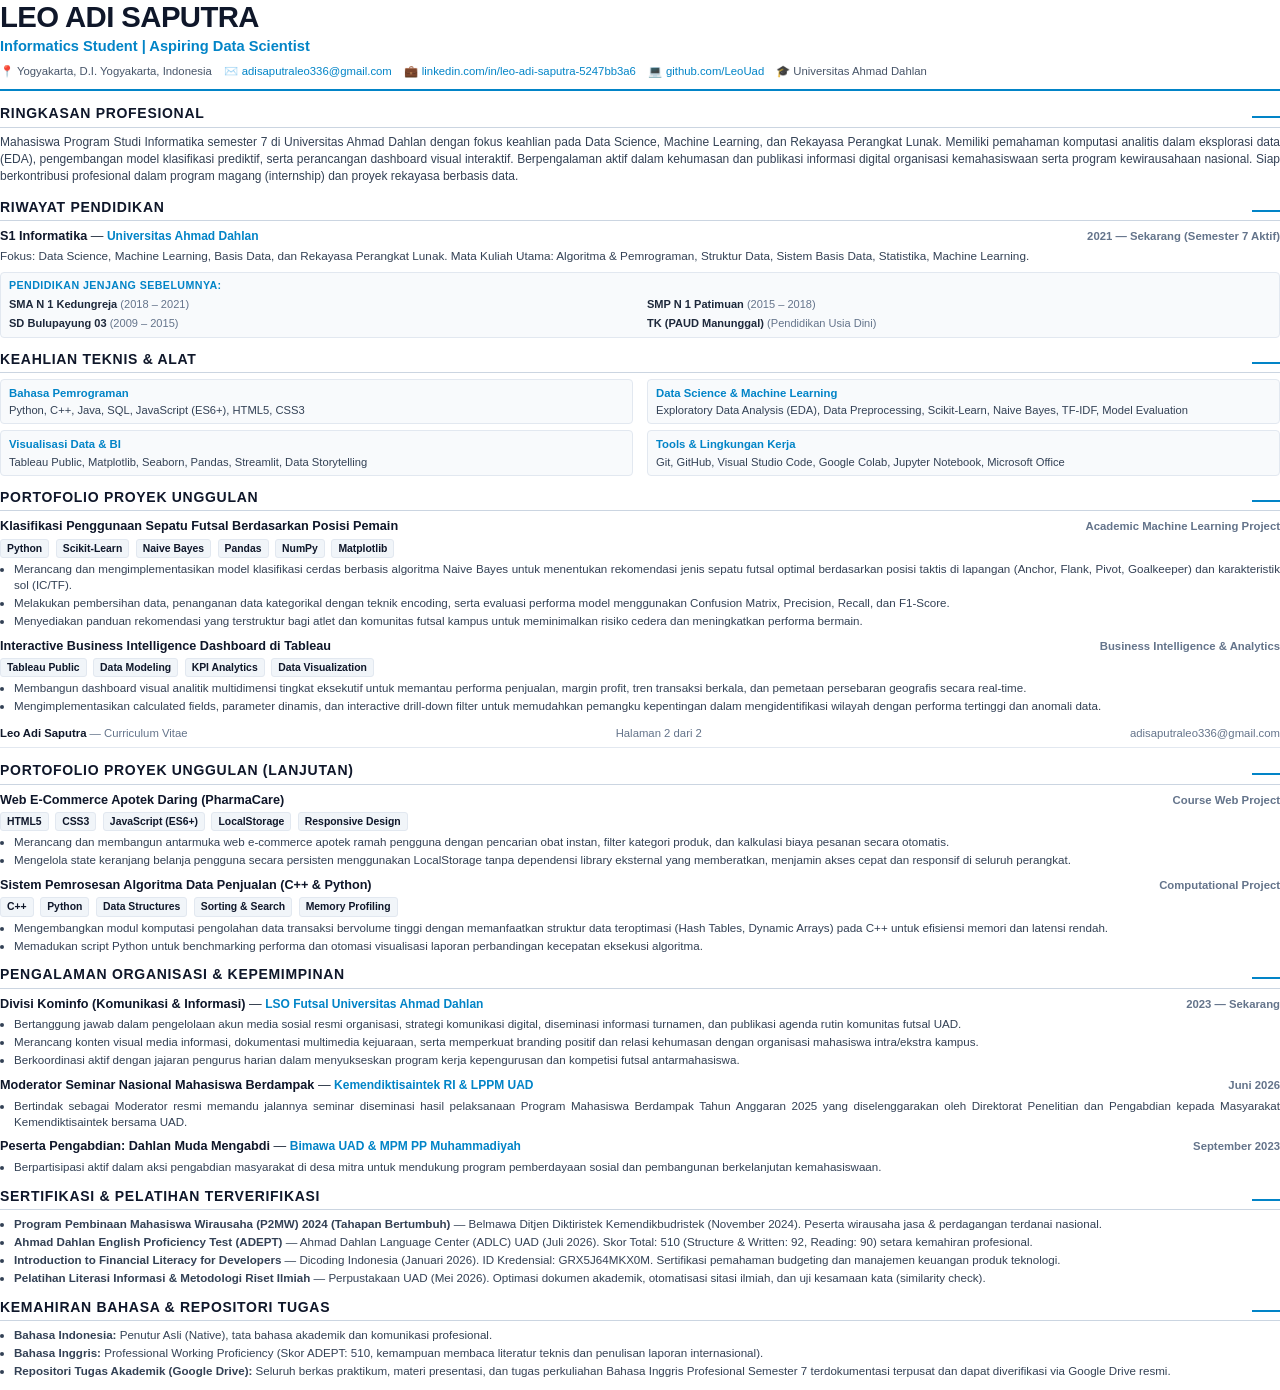
<file: assets/cv-source.html>
<!DOCTYPE html>
<html lang="id">
<head>
  <meta charset="UTF-8">
  <title>Curriculum Vitae - Leo Adi Saputra</title>
  <style>
    @page {
      size: A4 portrait;
      margin: 12mm 15mm;
    }

    * {
      box-sizing: border-box;
      margin: 0;
      padding: 0;
      -webkit-print-color-adjust: exact;
      print-color-adjust: exact;
    }

    body {
      font-family: -apple-system, BlinkMacSystemFont, "Segoe UI", Roboto, "Helvetica Neue", Arial, sans-serif;
      color: #1e293b;
      background: #ffffff;
      font-size: 9.5pt;
      line-height: 1.45;
    }

    .page {
      position: relative;
      width: 100%;
    }

    .page-break {
      page-break-after: always;
      break-after: page;
      height: 0;
      display: block;
    }

    /* Header */
    .header {
      border-bottom: 2px solid #0284c7;
      padding-bottom: 10px;
      margin-bottom: 12px;
    }

    .name {
      font-size: 22pt;
      font-weight: 800;
      color: #0f172a;
      letter-spacing: -0.02em;
      line-height: 1.15;
    }

    .title {
      font-size: 11pt;
      font-weight: 600;
      color: #0284c7;
      margin-top: 2px;
      margin-bottom: 6px;
    }

    .contact-info {
      display: flex;
      flex-wrap: wrap;
      gap: 12px;
      font-size: 8.5pt;
      color: #475569;
    }

    .contact-item {
      display: inline-flex;
      align-items: center;
      gap: 4px;
    }

    .contact-item a {
      color: #0284c7;
      text-decoration: none;
      font-weight: 500;
    }

    /* Section Styling */
    .section {
      margin-bottom: 11px;
    }

    .section-title {
      font-size: 10.5pt;
      font-weight: 700;
      color: #0f172a;
      text-transform: uppercase;
      letter-spacing: 0.05em;
      border-bottom: 1px solid #cbd5e1;
      padding-bottom: 3px;
      margin-bottom: 6px;
      display: flex;
      justify-content: space-between;
      align-items: baseline;
    }

    .section-title::after {
      content: "";
      display: block;
      height: 2px;
      background: #0284c7;
      width: 28px;
      margin-top: 2px;
    }

    p.summary {
      text-align: justify;
      text-justify: inter-word;
      color: #334155;
      font-size: 9pt;
      line-height: 1.45;
    }

    /* Entry Item */
    .entry {
      margin-bottom: 8px;
    }

    .entry:last-child {
      margin-bottom: 0;
    }

    .entry-header {
      display: flex;
      justify-content: space-between;
      align-items: baseline;
      margin-bottom: 2px;
    }

    .entry-title {
      font-size: 9.5pt;
      font-weight: 700;
      color: #0f172a;
    }

    .entry-subtitle {
      font-size: 9pt;
      font-weight: 600;
      color: #0284c7;
    }

    .entry-date {
      font-size: 8.5pt;
      font-weight: 600;
      color: #64748b;
      white-space: nowrap;
    }

    .entry-desc {
      font-size: 8.8pt;
      color: #334155;
      text-align: justify;
      text-justify: inter-word;
      line-height: 1.4;
    }

    .bullets {
      margin-top: 3px;
      padding-left: 14px;
      list-style-type: disc;
    }

    .bullets li {
      font-size: 8.7pt;
      color: #334155;
      margin-bottom: 2px;
      text-align: justify;
      text-justify: inter-word;
      line-height: 1.38;
    }

    .tech-pill {
      display: inline-block;
      background: #f1f5f9;
      color: #0f172a;
      padding: 1px 6px;
      border-radius: 3px;
      font-size: 7.8pt;
      font-weight: 600;
      border: 1px solid #e2e8f0;
      margin-right: 3px;
      margin-top: 2px;
    }

    /* Skills Grid */
    .skills-grid {
      display: grid;
      grid-template-columns: 1fr 1fr;
      gap: 6px 14px;
      font-size: 8.8pt;
    }

    .skill-category {
      background: #f8fafc;
      border: 1px solid #e2e8f0;
      border-radius: 4px;
      padding: 5px 8px;
    }

    .skill-cat-title {
      font-weight: 700;
      color: #0284c7;
      font-size: 8.5pt;
      margin-bottom: 2px;
    }

    .skill-cat-items {
      color: #334155;
      font-size: 8.4pt;
      line-height: 1.35;
    }

    /* Page 2 Header Continuity */
    .page2-header {
      display: flex;
      justify-content: space-between;
      align-items: center;
      border-bottom: 1px solid #e2e8f0;
      padding-bottom: 6px;
      margin-bottom: 12px;
      font-size: 8.5pt;
      color: #64748b;
    }

    .page2-header strong {
      color: #0f172a;
    }
  </style>
</head>
<body>

  <!-- ==================== HALAMAN 1 ==================== -->
  <div class="page">
    <div class="header">
      <h1 class="name">LEO ADI SAPUTRA</h1>
      <div class="title">Informatics Student | Aspiring Data Scientist</div>
      <div class="contact-info">
        <span class="contact-item">📍 Yogyakarta, D.I. Yogyakarta, Indonesia</span>
        <span class="contact-item">✉️ <a href="mailto:adisaputraleo336@gmail.com">adisaputraleo336@gmail.com</a></span>
        <span class="contact-item">💼 <a href="https://www.linkedin.com/in/leo-adi-saputra-5247bb3a6/" target="_blank">linkedin.com/in/leo-adi-saputra-5247bb3a6</a></span>
        <span class="contact-item">💻 <a href="https://github.com/LeoUad" target="_blank">github.com/LeoUad</a></span>
        <span class="contact-item">🎓 Universitas Ahmad Dahlan</span>
      </div>
    </div>

    <!-- Ringkasan Profesional -->
    <div class="section">
      <div class="section-title">Ringkasan Profesional</div>
      <p class="summary">
        Mahasiswa Program Studi Informatika semester 7 di Universitas Ahmad Dahlan dengan fokus keahlian pada Data Science, Machine Learning, dan Rekayasa Perangkat Lunak. Memiliki pemahaman komputasi analitis dalam eksplorasi data (EDA), pengembangan model klasifikasi prediktif, serta perancangan dashboard visual interaktif. Berpengalaman aktif dalam kehumasan dan publikasi informasi digital organisasi kemahasiswaan serta program kewirausahaan nasional. Siap berkontribusi profesional dalam program magang (internship) dan proyek rekayasa berbasis data.
      </p>
    </div>

    <!-- Pendidikan -->
    <div class="section">
      <div class="section-title">Riwayat Pendidikan</div>
      <div class="entry">
        <div class="entry-header">
          <div>
            <span class="entry-title">S1 Informatika</span> &mdash;
            <span class="entry-subtitle">Universitas Ahmad Dahlan</span>
          </div>
          <span class="entry-date">2021 &mdash; Sekarang (Semester 7 Aktif)</span>
        </div>
        <div class="entry-desc">
          Fokus: Data Science, Machine Learning, Basis Data, dan Rekayasa Perangkat Lunak. Mata Kuliah Utama: Algoritma &amp; Pemrograman, Struktur Data, Sistem Basis Data, Statistika, Machine Learning.
        </div>
      </div>

      <!-- Riwayat Pendidikan Jenjang Sebelumnya -->
      <div style="margin-top: 5px; background: #f8fafc; border: 1px solid #e2e8f0; border-radius: 4px; padding: 5px 8px; font-size: 8.3pt;">
        <div style="font-weight: 700; color: #0284c7; font-size: 8pt; margin-bottom: 3px; text-transform: uppercase; letter-spacing: 0.04em;">Pendidikan Jenjang Sebelumnya:</div>
        <div style="display: grid; grid-template-columns: 1fr 1fr; gap: 3px 14px;">
          <div><strong>SMA N 1 Kedungreja</strong> <span style="color: #64748b;">(2018 &ndash; 2021)</span></div>
          <div><strong>SMP N 1 Patimuan</strong> <span style="color: #64748b;">(2015 &ndash; 2018)</span></div>
          <div><strong>SD Bulupayung 03</strong> <span style="color: #64748b;">(2009 &ndash; 2015)</span></div>
          <div><strong>TK (PAUD Manunggal)</strong> <span style="color: #64748b;">(Pendidikan Usia Dini)</span></div>
        </div>
      </div>
    </div>

    <!-- Keahlian Teknis -->
    <div class="section">
      <div class="section-title">Keahlian Teknis &amp; Alat</div>
      <div class="skills-grid">
        <div class="skill-category">
          <div class="skill-cat-title">Bahasa Pemrograman</div>
          <div class="skill-cat-items">Python, C++, Java, SQL, JavaScript (ES6+), HTML5, CSS3</div>
        </div>
        <div class="skill-category">
          <div class="skill-cat-title">Data Science &amp; Machine Learning</div>
          <div class="skill-cat-items">Exploratory Data Analysis (EDA), Data Preprocessing, Scikit-Learn, Naive Bayes, TF-IDF, Model Evaluation</div>
        </div>
        <div class="skill-category">
          <div class="skill-cat-title">Visualisasi Data &amp; BI</div>
          <div class="skill-cat-items">Tableau Public, Matplotlib, Seaborn, Pandas, Streamlit, Data Storytelling</div>
        </div>
        <div class="skill-category">
          <div class="skill-cat-title">Tools &amp; Lingkungan Kerja</div>
          <div class="skill-cat-items">Git, GitHub, Visual Studio Code, Google Colab, Jupyter Notebook, Microsoft Office</div>
        </div>
      </div>
    </div>

    <!-- Proyek Unggulan (Halaman 1: Proyek 1 & 2) -->
    <div class="section">
      <div class="section-title">Portofolio Proyek Unggulan</div>

      <!-- Proyek 1 -->
      <div class="entry">
        <div class="entry-header">
          <div>
            <span class="entry-title">Klasifikasi Penggunaan Sepatu Futsal Berdasarkan Posisi Pemain</span>
            <div style="margin-top: 1px;">
              <span class="tech-pill">Python</span>
              <span class="tech-pill">Scikit-Learn</span>
              <span class="tech-pill">Naive Bayes</span>
              <span class="tech-pill">Pandas</span>
              <span class="tech-pill">NumPy</span>
              <span class="tech-pill">Matplotlib</span>
            </div>
          </div>
          <span class="entry-date">Academic Machine Learning Project</span>
        </div>
        <ul class="bullets">
          <li>Merancang dan mengimplementasikan model klasifikasi cerdas berbasis algoritma Naive Bayes untuk menentukan rekomendasi jenis sepatu futsal optimal berdasarkan posisi taktis di lapangan (Anchor, Flank, Pivot, Goalkeeper) dan karakteristik sol (IC/TF).</li>
          <li>Melakukan pembersihan data, penanganan data kategorikal dengan teknik encoding, serta evaluasi performa model menggunakan Confusion Matrix, Precision, Recall, dan F1-Score.</li>
          <li>Menyediakan panduan rekomendasi yang terstruktur bagi atlet dan komunitas futsal kampus untuk meminimalkan risiko cedera dan meningkatkan performa bermain.</li>
        </ul>
      </div>

      <!-- Proyek 2 -->
      <div class="entry" style="margin-top: 6px;">
        <div class="entry-header">
          <div>
            <span class="entry-title">Interactive Business Intelligence Dashboard di Tableau</span>
            <div style="margin-top: 1px;">
              <span class="tech-pill">Tableau Public</span>
              <span class="tech-pill">Data Modeling</span>
              <span class="tech-pill">KPI Analytics</span>
              <span class="tech-pill">Data Visualization</span>
            </div>
          </div>
          <span class="entry-date">Business Intelligence & Analytics</span>
        </div>
        <ul class="bullets">
          <li>Membangun dashboard visual analitik multidimensi tingkat eksekutif untuk memantau performa penjualan, margin profit, tren transaksi berkala, dan pemetaan persebaran geografis secara real-time.</li>
          <li>Mengimplementasikan calculated fields, parameter dinamis, dan interactive drill-down filter untuk memudahkan pemangku kepentingan dalam mengidentifikasi wilayah dengan performa tertinggi dan anomali data.</li>
        </ul>
      </div>
    </div>
  </div>

  <!-- PAGE BREAK UNTUK HALAMAN 2 -->
  <div class="page-break"></div>

  <!-- ==================== HALAMAN 2 ==================== -->
  <div class="page">
    <div class="page2-header">
      <span><strong>Leo Adi Saputra</strong> &mdash; Curriculum Vitae</span>
      <span>Halaman 2 dari 2</span>
      <span>adisaputraleo336@gmail.com</span>
    </div>

    <!-- Proyek Unggulan (Lanjutan Halaman 2: Proyek 3 & 4) -->
    <div class="section">
      <div class="section-title">Portofolio Proyek Unggulan (Lanjutan)</div>

      <!-- Proyek 3 -->
      <div class="entry">
        <div class="entry-header">
          <div>
            <span class="entry-title">Web E-Commerce Apotek Daring (PharmaCare)</span>
            <div style="margin-top: 1px;">
              <span class="tech-pill">HTML5</span>
              <span class="tech-pill">CSS3</span>
              <span class="tech-pill">JavaScript (ES6+)</span>
              <span class="tech-pill">LocalStorage</span>
              <span class="tech-pill">Responsive Design</span>
            </div>
          </div>
          <span class="entry-date">Course Web Project</span>
        </div>
        <ul class="bullets">
          <li>Merancang dan membangun antarmuka web e-commerce apotek ramah pengguna dengan pencarian obat instan, filter kategori produk, dan kalkulasi biaya pesanan secara otomatis.</li>
          <li>Mengelola state keranjang belanja pengguna secara persisten menggunakan LocalStorage tanpa dependensi library eksternal yang memberatkan, menjamin akses cepat dan responsif di seluruh perangkat.</li>
        </ul>
      </div>

      <!-- Proyek 4 -->
      <div class="entry" style="margin-top: 6px;">
        <div class="entry-header">
          <div>
            <span class="entry-title">Sistem Pemrosesan Algoritma Data Penjualan (C++ &amp; Python)</span>
            <div style="margin-top: 1px;">
              <span class="tech-pill">C++</span>
              <span class="tech-pill">Python</span>
              <span class="tech-pill">Data Structures</span>
              <span class="tech-pill">Sorting &amp; Search</span>
              <span class="tech-pill">Memory Profiling</span>
            </div>
          </div>
          <span class="entry-date">Computational Project</span>
        </div>
        <ul class="bullets">
          <li>Mengembangkan modul komputasi pengolahan data transaksi bervolume tinggi dengan memanfaatkan struktur data teroptimasi (Hash Tables, Dynamic Arrays) pada C++ untuk efisiensi memori dan latensi rendah.</li>
          <li>Memadukan script Python untuk benchmarking performa dan otomasi visualisasi laporan perbandingan kecepatan eksekusi algoritma.</li>
        </ul>
      </div>
    </div>

    <!-- Pengalaman Organisasi & Kepemimpinan -->
    <div class="section">
      <div class="section-title">Pengalaman Organisasi &amp; Kepemimpinan</div>

      <!-- Organisasi 1 -->
      <div class="entry">
        <div class="entry-header">
          <div>
            <span class="entry-title">Divisi Kominfo (Komunikasi &amp; Informasi)</span> &mdash;
            <span class="entry-subtitle">LSO Futsal Universitas Ahmad Dahlan</span>
          </div>
          <span class="entry-date">2023 &mdash; Sekarang</span>
        </div>
        <ul class="bullets">
          <li>Bertanggung jawab dalam pengelolaan akun media sosial resmi organisasi, strategi komunikasi digital, diseminasi informasi turnamen, dan publikasi agenda rutin komunitas futsal UAD.</li>
          <li>Merancang konten visual media informasi, dokumentasi multimedia kejuaraan, serta memperkuat branding positif dan relasi kehumasan dengan organisasi mahasiswa intra/ekstra kampus.</li>
          <li>Berkoordinasi aktif dengan jajaran pengurus harian dalam menyukseskan program kerja kepengurusan dan kompetisi futsal antarmahasiswa.</li>
        </ul>
      </div>

      <!-- Kepanitiaan / Moderator -->
      <div class="entry" style="margin-top: 6px;">
        <div class="entry-header">
          <div>
            <span class="entry-title">Moderator Seminar Nasional Mahasiswa Berdampak</span> &mdash;
            <span class="entry-subtitle">Kemendiktisaintek RI &amp; LPPM UAD</span>
          </div>
          <span class="entry-date">Juni 2026</span>
        </div>
        <ul class="bullets">
          <li>Bertindak sebagai Moderator resmi memandu jalannya seminar diseminasi hasil pelaksanaan Program Mahasiswa Berdampak Tahun Anggaran 2025 yang diselenggarakan oleh Direktorat Penelitian dan Pengabdian kepada Masyarakat Kemendiktisaintek bersama UAD.</li>
        </ul>
      </div>

      <!-- Pengabdian Masyarakat -->
      <div class="entry" style="margin-top: 6px;">
        <div class="entry-header">
          <div>
            <span class="entry-title">Peserta Pengabdian: Dahlan Muda Mengabdi</span> &mdash;
            <span class="entry-subtitle">Bimawa UAD &amp; MPM PP Muhammadiyah</span>
          </div>
          <span class="entry-date">September 2023</span>
        </div>
        <ul class="bullets">
          <li>Berpartisipasi aktif dalam aksi pengabdian masyarakat di desa mitra untuk mendukung program pemberdayaan sosial dan pembangunan berkelanjutan kemahasiswaan.</li>
        </ul>
      </div>
    </div>

    <!-- Sertifikasi & Pelatihan Terverifikasi -->
    <div class="section">
      <div class="section-title">Sertifikasi &amp; Pelatihan Terverifikasi</div>
      <div class="entry">
        <ul class="bullets">
          <li><strong>Program Pembinaan Mahasiswa Wirausaha (P2MW) 2024 (Tahapan Bertumbuh)</strong> &mdash; Belmawa Ditjen Diktiristek Kemendikbudristek (November 2024). Peserta wirausaha jasa &amp; perdagangan terdanai nasional.</li>
          <li><strong>Ahmad Dahlan English Proficiency Test (ADEPT)</strong> &mdash; Ahmad Dahlan Language Center (ADLC) UAD (Juli 2026). Skor Total: 510 (Structure &amp; Written: 92, Reading: 90) setara kemahiran profesional.</li>
          <li><strong>Introduction to Financial Literacy for Developers</strong> &mdash; Dicoding Indonesia (Januari 2026). ID Kredensial: GRX5J64MKX0M. Sertifikasi pemahaman budgeting dan manajemen keuangan produk teknologi.</li>
          <li><strong>Pelatihan Literasi Informasi &amp; Metodologi Riset Ilmiah</strong> &mdash; Perpustakaan UAD (Mei 2026). Optimasi dokumen akademik, otomatisasi sitasi ilmiah, dan uji kesamaan kata (similarity check).</li>
        </ul>
      </div>
    </div>

    <!-- Kemahiran Bahasa & Repositori Akademik -->
    <div class="section">
      <div class="section-title">Kemahiran Bahasa &amp; Repositori Tugas</div>
      <div class="entry">
        <ul class="bullets">
          <li><strong>Bahasa Indonesia:</strong> Penutur Asli (Native), tata bahasa akademik dan komunikasi profesional.</li>
          <li><strong>Bahasa Inggris:</strong> Professional Working Proficiency (Skor ADEPT: 510, kemampuan membaca literatur teknis dan penulisan laporan internasional).</li>
          <li><strong>Repositori Tugas Akademik (Google Drive):</strong> Seluruh berkas praktikum, materi presentasi, dan tugas perkuliahan Bahasa Inggris Profesional Semester 7 terdokumentasi terpusat dan dapat diverifikasi via Google Drive resmi.</li>
        </ul>
      </div>
    </div>

  </div>

</body>
</html>
</file>
